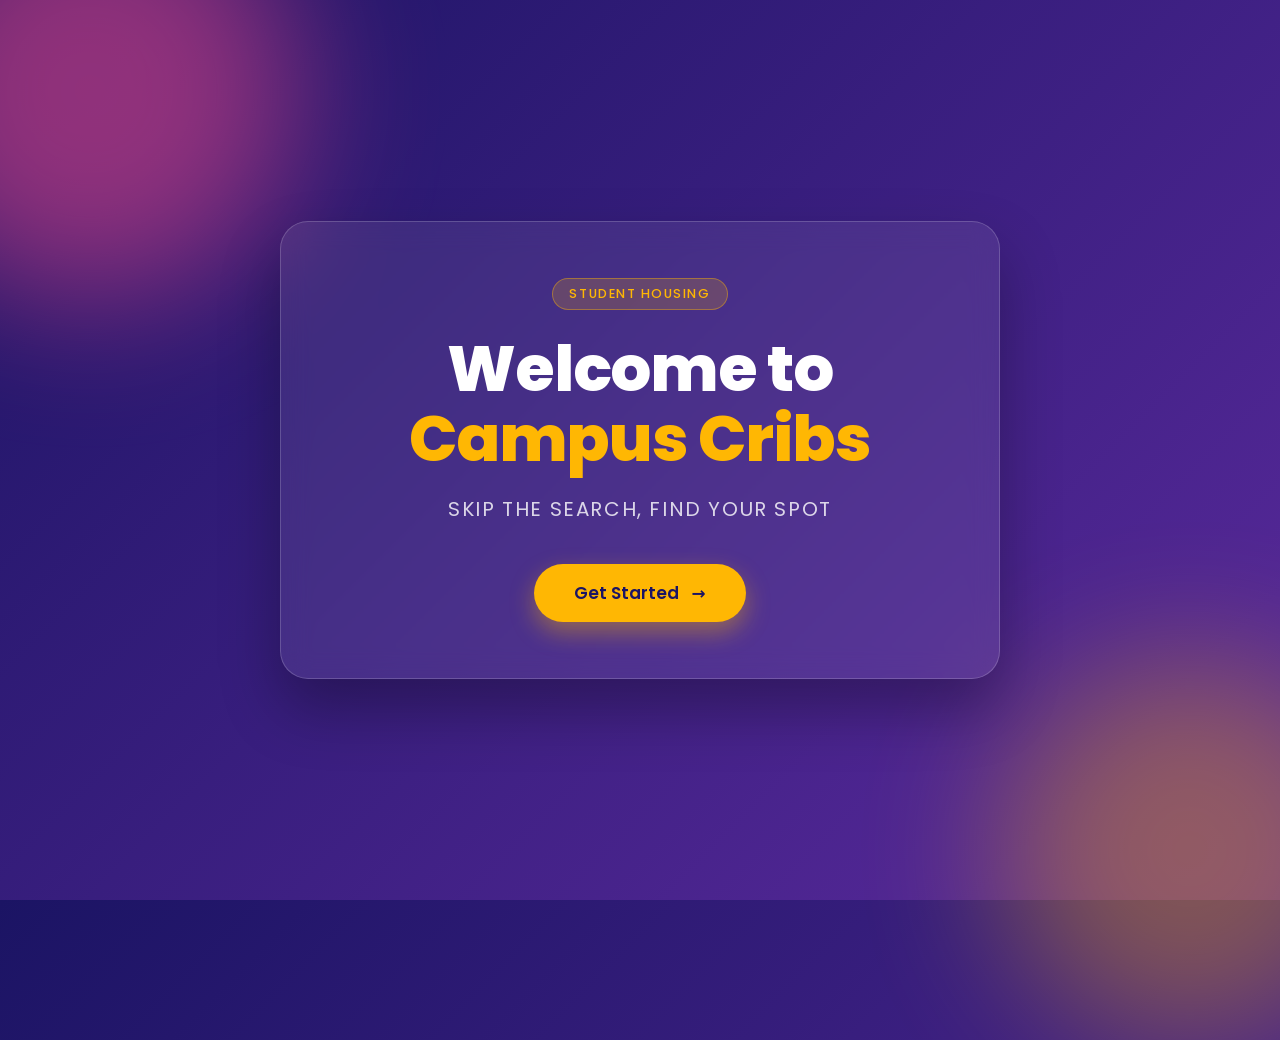
<file: index.html>
<!DOCTYPE html>
<html lang="en">
<head>
    <meta charset="UTF-8">
    <meta name="viewport" content="width=device-width, initial-scale=1.0">
    <title>Campus Cribs</title>
    <link rel="preconnect" href="https://fonts.googleapis.com">
    <link rel="preconnect" href="https://fonts.gstatic.com" crossorigin>
    <link href="https://fonts.googleapis.com/css2?family=Poppins:wght@400;500;600;800&display=swap" rel="stylesheet">
    <link rel="stylesheet" href="firstpage.css">    
</head>
<body>
    <main class="hero">
        <div class="badge">Student Housing</div>
        <h1>Welcome to <span>Campus Cribs</span></h1>
        <p class="tagline">Skip the search, find your spot</p>
        <a class="cta" href="accom.html">Get Started <span>&rarr;</span></a>
    </main>
</body>
</html>
</file>
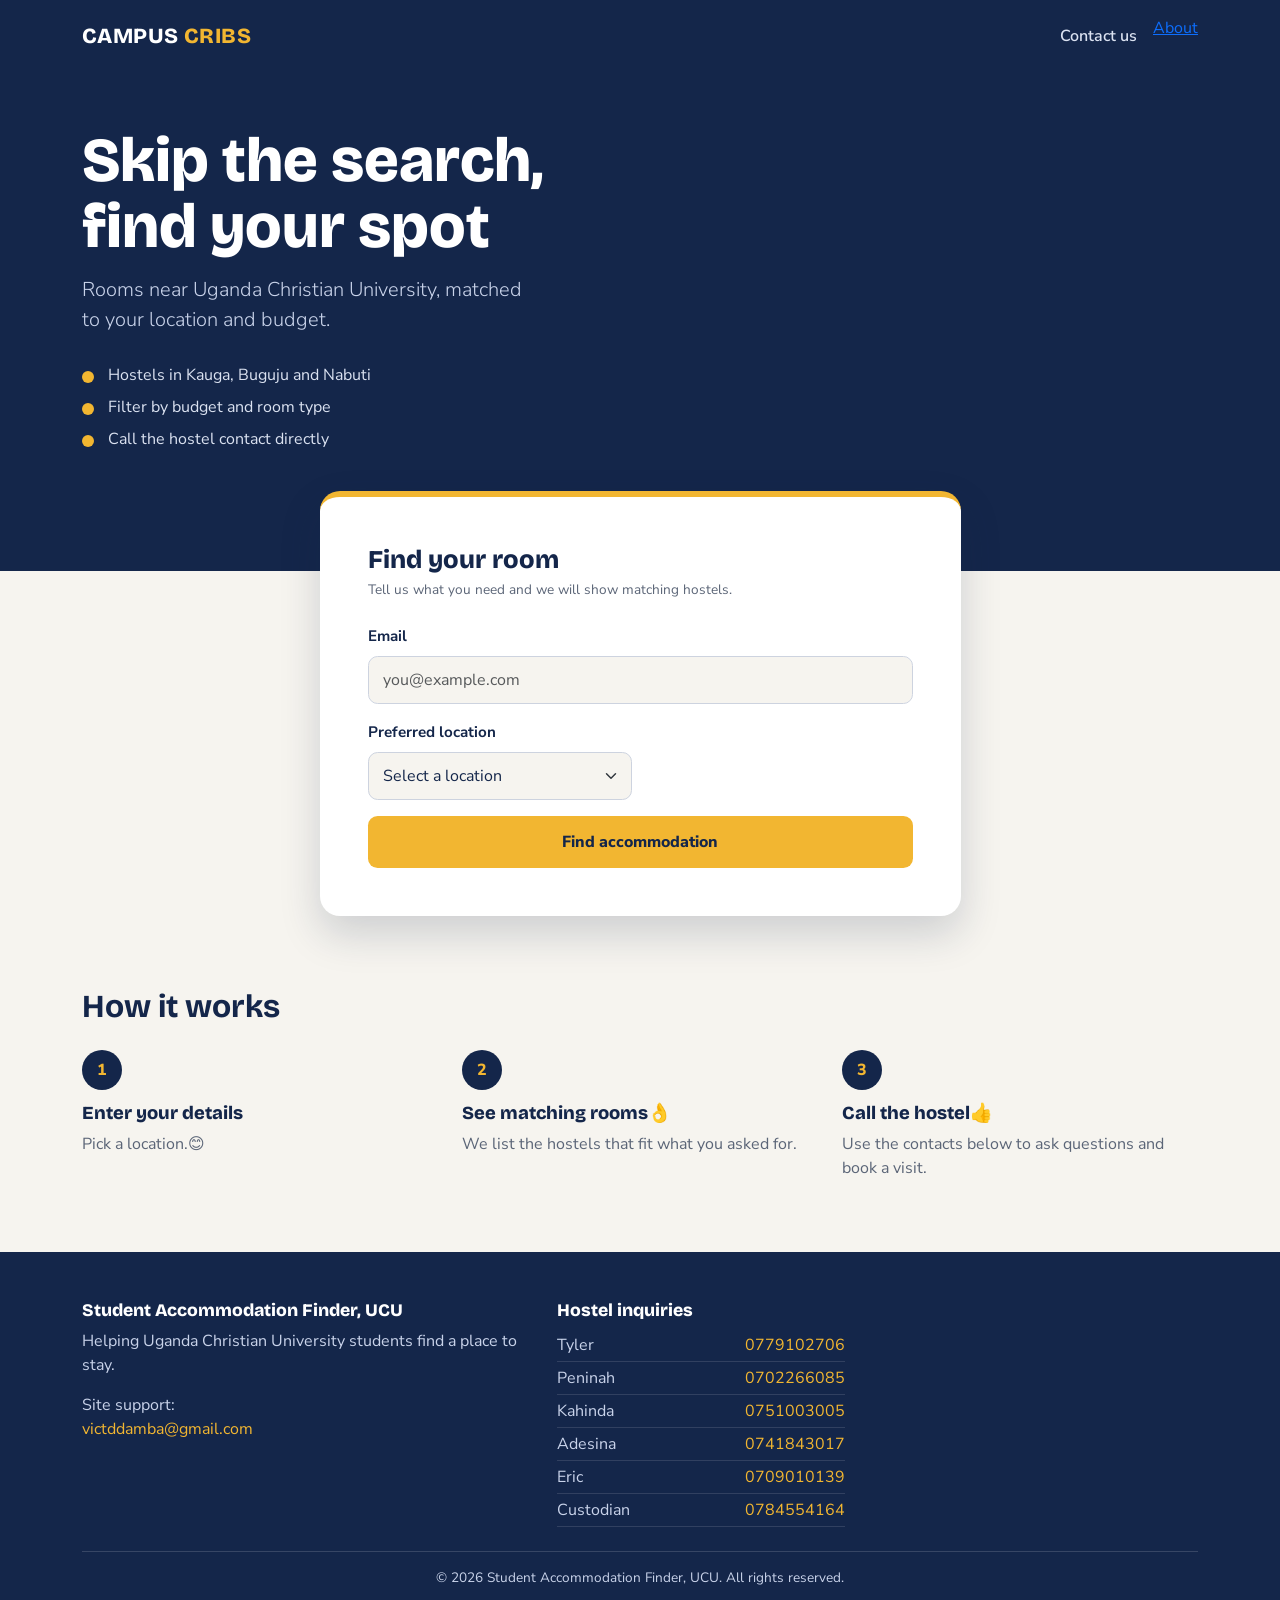
<file: accom.html>
<!DOCTYPE html>
<html lang="en">
<head>
  <meta charset="UTF-8">
  <meta name="viewport" content="width=device-width, initial-scale=1.0">
  <title>Campus Cribs | Student Accommodation Finder</title>

  <link rel="preconnect" href="https://fonts.googleapis.com">
  <link rel="preconnect" href="https://fonts.gstatic.com" crossorigin>
  <link href="https://fonts.googleapis.com/css2?family=Bricolage+Grotesque:wght@600;800&family=Nunito+Sans:wght@400;600;700&display=swap" rel="stylesheet">
  <link href="https://cdn.jsdelivr.net/npm/bootstrap@5.3.3/dist/css/bootstrap.min.css" rel="stylesheet">
  <link rel="stylesheet" href="accom.css">

</head>
<body>

  <!-- Top bar -->
  <nav class="topbar py-3">
    <div class="container d-flex flex-wrap justify-content-between align-items-center">
      <a class="brand" href="index.html">CAMPUS <span>CRIBS</span></a>
      <ul class="nav">
        <!-- <li class="nav-item"><a class="nav-link" href="index.html">Home</a></li> -->
        <a class="nav-link" href="#contacts">Contact us</a>
        <a href="#About">About</a>
      </ul>
    </div>
  </nav>

  <header class="hero">
    <div class="container">
      <h1>Skip the search, find your spot</h1>
      <p class="lead mt-3">Rooms near Uganda Christian University, matched to your location and budget.</p>
      <ul class="hero-points">
        <li>Hostels in Kauga, Buguju and Nabuti</li>
        <li>Filter by budget and room type</li>
        <li>Call the hostel contact directly</li>
      </ul>
    </div>
  </header>

  <!-- Finder form -->
  <main>
    <section class="container finder-wrap">
      <div class="row justify-content-center">
        <div class="col-lg-8 col-xl-7">
          <div class="card finder-card p-4 p-md-5">
            <h2 class="mb-1">Find your room</h2>
            <p class="hint mb-4">Tell us what you need and we will show matching hostels.</p>

            <form id="accomms" class="finder-form" action="results2.html" method="get">
              <div class="mb-3">
                <label for="email" class="form-label">Email</label>
                <input type="email" id="email" name="email" class="form-control" placeholder="you@example.com" required>
              </div>

              <div class="row g-3 mb-3">
                <div class="col-md-6">
                  <label for="location" class="form-label">Preferred location</label>
                  <select id="location" name="location" class="form-select" required>
                    <option value="">Select a location</option>
                    <option value="Kauga">Kauga</option>
                    <option value="Buguju">Buguju</option>
                    <option value="Nabuti">Nabuti</option>
                  </select>
                </div>
                <div class="col-md-6">
                  <!-- <label for="budget" class="form-label">Budget (UGX)</label> -->
                  <!-- <input type="number" id="budget" name="budget" class="form-control" min="0" step="1000" placeholder="e.g. 400000" required> -->
                </div>
              </div>
              <button type="submit" class="btn btn-find w-100">Find accommodation</button>
            </form>
          </div>
        </div>
      </div>
    </section>

    <!-- How it works -->
    <section class="container steps py-5 my-4">
      <h2 class="fw-bold mb-4">How it works</h2>
      <div class="row g-4">
        <div class="col-md-4">
          <span class="step-dot">1</span>
          <h3>Enter your details</h3>
          <p>Pick a location.😊</p>
        </div>
        <div class="col-md-4">
          <span class="step-dot">2</span>
          <h3>See matching rooms👌</h3>
          <p>We list the hostels that fit what you asked for.</p>
        </div>
        <div class="col-md-4">
          <span class="step-dot">3</span>
          <h3>Call the hostel👍</h3>
          <p>Use the contacts below to ask questions and book a visit.</p>
        </div>
      </div>
    </section>
  </main>

  <!-- Footer -->
  <footer class="pt-5">
    <div class="container">
      <div class="row g-4 pb-4">
        <div class="col-md-5">
          <h3>Student Accommodation Finder, UCU</h3>
          <p>Helping Uganda Christian University students find a place to stay.</p>
          <p class="mb-0">Site support:<br><a href="mailto:victddamba@gmail.com">victddamba@gmail.com</a></p>
        </div>
        <div class="col-md-7" id="contacts">
          <h3>Hostel inquiries</h3>
          <ul class="contact-list">
            <li><span>Tyler</span> <a href="tel:0779102706">0779102706</a></li>
            <li><span>Peninah</span> <a href="tel:0702266085">0702266085</a></li>
            <li><span>Kahinda</span> <a href="tel:0751003005">0751003005</a></li>
            <li><span>Adesina</span> <a href="tel:0741843017">0741843017</a></li>
            <li><span>Eric</span> <a href="tel:0709010139">0709010139</a></li>
            <li><span>Custodian</span> <a href="tel:0784554164">0784554164</a></li>
          </ul>
        </div>
      </div>
      <div class="legal py-3 text-center">&copy; 2026 Student Accommodation Finder, UCU. All rights reserved.</div>
    </div>
  </footer>

  <script src="https://cdn.jsdelivr.net/npm/bootstrap@5.3.3/dist/js/bootstrap.bundle.min.js"></script>
</body>
</html>
</file>
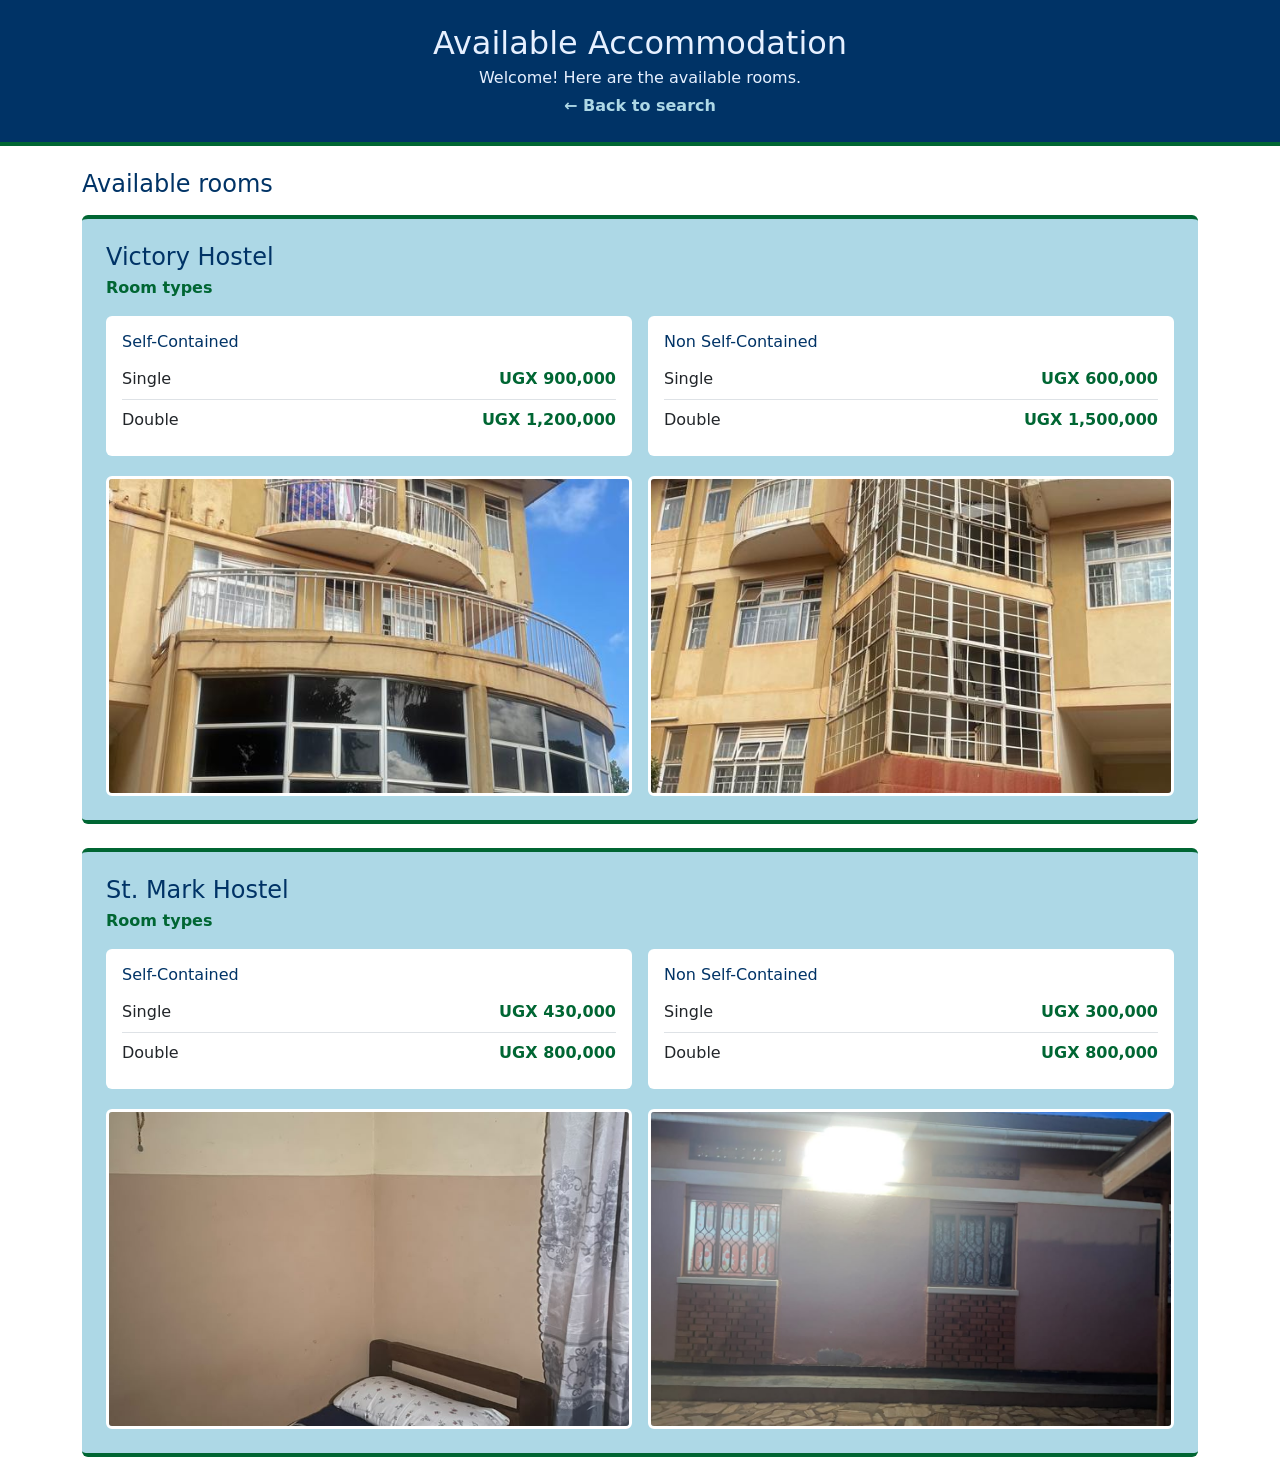
<file: results2.html>
<!DOCTYPE html>
<html lang="en">
<head>
  <meta charset="UTF-8">
  <meta name="viewport" content="width=device-width, initial-scale=1.0">
  <title>Available Accommodation</title>

  <!-- 1. Bootstrap CSS -->
  <link href="https://cdn.jsdelivr.net/npm/bootstrap@5.3.3/dist/css/bootstrap.min.css" rel="stylesheet">

  <!-- Your colors on top of Bootstrap -->
  <style>
    .bg-navy { background-color: #003366; color: #e6f0ff; border-bottom: 4px solid #006633; }
    .hostel-card { background-color: lightblue; color: #333; border-top: 4px solid #006633; border-bottom: 4px solid #006633; }
    .hostel-card h3, .room-box h4 { color: #003366; }
    .price { color: #006633; font-weight: 700; }
    .btn-green { background-color: #006633; color: #fff; font-weight: 700; }
    .btn-green:hover, .btn-green:focus { background-color: #004d26; color: #fff; }
    .site-link { color: lightblue; text-decoration: none; font-weight: 600; }
    .photo { height: 320px; width: 100%; object-fit: cover; }
  </style>
</head>
<body>

  <!-- Header -->
  <header class="bg-navy text-center py-4 px-3">
    <h1 class="h2 mb-1">Available Accommodation</h1>
    <p class="mb-1">Welcome! Here are the available rooms.</p>
    <a class="site-link" href="accom.html">&larr; Back to search</a>
  </header>

  <main class="container my-4">
    <h2 class="h4 mb-3" style="color:#003366;">Available rooms</h2>

    <!-- Hostel card -->
    <section class="hostel-card rounded p-3 p-md-4 mb-4">
      <h3 class="h4 mb-1">Victory Hostel</h3>
      <p class="fw-bold mb-3" style="color:#006633;">Room types</p>

      <div class="row g-3">
        <div class="col-md-6">
          <div class="room-box bg-white rounded p-3 h-100">
            <h4 class="h6 mb-2">Self-Contained</h4>
            <ul class="list-group list-group-flush">
              <li class="list-group-item d-flex justify-content-between px-0">
                <span>Single</span> <span class="price">UGX 900,000</span>
              </li>
              <li class="list-group-item d-flex justify-content-between px-0">
                <span>Double</span> <span class="price">UGX 1,200,000</span>
              </li>
            </ul>
          </div>
        </div>

        <div class="col-md-6">
          <div class="room-box bg-white rounded p-3 h-100">
            <h4 class="h6 mb-2">Non Self-Contained</h4>
            <ul class="list-group list-group-flush">
              <li class="list-group-item d-flex justify-content-between px-0">
                <span>Single</span> <span class="price">UGX 600,000</span>
              </li>
              <li class="list-group-item d-flex justify-content-between px-0">
                <span>Double</span> <span class="price">UGX 1,500,000</span>
              </li>
            </ul>
          </div>
        </div>
      </div>

      <!-- Photos -->
      <div class="row g-3 mt-1">
        <div class="col-sm-6">
          <img class="photo rounded border border-3 border-white" src="WhatsApp Image 2026-11-04 at 15.56.42.jpeg" alt="Victory Hostel room">
        </div>
        <div class="col-sm-6">
          <img class="photo rounded border border-3 border-white" src="WhatsApp Image 2026-11-04 at 15.56.42 (1).jpeg" alt="Victory Hostel room">
        </div>
      </div>
    </section>
        <!-- St. Mark Hostel card -->
    <section class="hostel-card rounded p-3 p-md-4 mb-4">
      <h3 class="h4 mb-1">St. Mark Hostel</h3>
      <p class="fw-bold mb-3" style="color:#006633;">Room types</p>

      <div class="row g-3">
        <div class="col-md-6">
          <div class="room-box bg-white rounded p-3 h-100">
            <h4 class="h6 mb-2">Self-Contained</h4>
            <ul class="list-group list-group-flush">
              <li class="list-group-item d-flex justify-content-between px-0">
                <span>Single</span> <span class="price">UGX 430,000</span>
              </li>
              <li class="list-group-item d-flex justify-content-between px-0">
                <span>Double</span> <span class="price">UGX 800,000</span>
              </li>
            </ul>
          </div>
        </div>

        <div class="col-md-6">
          <div class="room-box bg-white rounded p-3 h-100">
            <h4 class="h6 mb-2">Non Self-Contained</h4>
            <ul class="list-group list-group-flush">
              <li class="list-group-item d-flex justify-content-between px-0">
                <span>Single</span> <span class="price">UGX 300,000</span>
              </li>
              <li class="list-group-item d-flex justify-content-between px-0">
                <span>Double</span> <span class="price">UGX 800,000</span>
              </li>
            </ul>
          </div>
        </div>
      </div>

      <!-- Photos -->
      <div class="row g-3 mt-1">
        <div class="col-sm-6">
          <img class="photo rounded border border-3 border-white" src="WhatsApp Image 2026-11-12 at 09.30.01.jpeg" alt="St. Mark Hostel room">
        </div>
        <div class="col-sm-6">
          <img class="photo rounded border border-3 border-white" src="WhatsApp Image 2026-11-12 at 09.30.00.jpeg" alt="St. Mark Hostel room">
        </div>
      </div>
    </section>

    <!-- <a class="btn btn-green px-4 py-2" href="accomm.html">Search again</a> -->
  </main>

  <!-- 2. Bootstrap JS -->
  <script src="https://cdn.jsdelivr.net/npm/bootstrap@5.3.3/dist/js/bootstrap.bundle.min.js"></script>
</body>
</html>
</file>
<file: firstpage.css>
:root {
            --bg-1: #1b1464;
            --bg-2: #5b2a9d;
            --accent: #ffb703;
            --accent-dark: #e09f00;
            --text: #ffffff;
            --muted: rgba(255, 255, 255, 0.8);
        }

        * { margin: 0; padding: 0; box-sizing: border-box; }

        body {
            font-family: 'Poppins', system-ui, -apple-system, 'Segoe UI', sans-serif;
            min-height: 100vh;
            display: flex;
            align-items: center;
            justify-content: center;
            text-align: center;
            color: var(--text);
            background: linear-gradient(135deg, var(--bg-1), var(--bg-2));
            overflow: hidden;
            position: relative;
            padding: 24px;
        }

        /* Decorative blurred shapes */
        body::before,
        body::after {
            content: "";
            position: absolute;
            border-radius: 50%;
            filter: blur(70px);
            opacity: 0.5;
            z-index: 0;
        }
        body::before {
            width: 420px; height: 420px;
            background: #ff4d8d;
            top: -120px; left: -120px;
        }
        body::after {
            width: 380px; height: 380px;
            background: var(--accent);
            bottom: -140px; right: -100px;
            opacity: 0.35;
        }

        .hero {
            position: relative;
            z-index: 1;
            max-width: 720px;
            padding: 56px 40px;
            background: rgba(255, 255, 255, 0.08);
            border: 1px solid rgba(255, 255, 255, 0.18);
            border-radius: 28px;
            backdrop-filter: blur(14px);
            -webkit-backdrop-filter: blur(14px);
            box-shadow: 0 30px 60px rgba(0, 0, 0, 0.3);
            animation: rise 0.8s ease both;
        }

        .badge {
            display: inline-block;
            font-size: 0.8rem;
            font-weight: 500;
            letter-spacing: 0.12em;
            text-transform: uppercase;
            padding: 6px 16px;
            margin-bottom: 24px;
            border-radius: 999px;
            background: rgba(255, 183, 3, 0.18);
            color: var(--accent);
            border: 1px solid rgba(255, 183, 3, 0.4);
        }

        h1 {
            font-size: clamp(2.2rem, 6vw, 4rem);
            font-weight: 800;
            line-height: 1.1;
            letter-spacing: -0.02em;
        }

        h1 span { color: var(--accent); }

        .tagline {
            margin-top: 20px;
            font-size: clamp(1rem, 2.5vw, 1.25rem);
            font-weight: 400;
            letter-spacing: 0.08em;
            text-transform: uppercase;
            color: var(--muted);
        }

        .cta {
            display: inline-block;
            margin-top: 40px;
            padding: 16px 40px;
            font-family: inherit;
            font-size: 1.05rem;
            font-weight: 600;
            color: #1b1464;
            text-decoration: none;
            background: var(--accent);
            border-radius: 999px;
            box-shadow: 0 10px 25px rgba(255, 183, 3, 0.4);
            transition: transform 0.2s ease, box-shadow 0.2s ease, background 0.2s ease;
        }

        .cta:hover {
            background: var(--accent-dark);
            transform: translateY(-3px);
            box-shadow: 0 14px 30px rgba(255, 183, 3, 0.5);
        }

        .cta:focus-visible {
            outline: 3px solid #fff;
            outline-offset: 4px;
        }

        .cta span { margin-left: 8px; display: inline-block; transition: transform 0.2s ease; }
        .cta:hover span { transform: translateX(4px); }
</file>
<file: accom.css>
:root {
      --ink: #14264a;
      --gold: #f2b631;
      --gold-deep: #d99a0b;
      --paper: #f6f4ef;
      --white: #ffffff;
      --muted: #5b6577;
      --bs-body-font-family: "Nunito Sans", system-ui, -apple-system, "Segoe UI", sans-serif;
      --bs-body-bg: var(--paper);
      --bs-body-color: var(--ink);
    }
    h1, h2, h3, .brand { font-family: "Bricolage Grotesque", "Trebuchet MS", sans-serif; }

    /* Top bar */
    .topbar { background: var(--ink); }
    .brand { color: var(--white); font-weight: 800; font-size: 1.35rem; text-decoration: none; letter-spacing: .02em; }
    .brand span { color: var(--gold); }
    .topbar .nav-link { color: #dbe2f1; font-weight: 600; }
    .topbar .nav-link:hover, .topbar .nav-link:focus { color: var(--gold); }

    /* Hero */
    .hero { background: var(--ink); color: var(--white); padding: 3.5rem 0 7rem; }
    .hero h1 { font-weight: 800; font-size: clamp(2.3rem, 5.5vw, 3.9rem); line-height: 1.05; max-width: 14ch; }
    .hero p.lead { color: #c9d3ea; max-width: 38ch; }
    .hero-points { list-style: none; padding: 0; margin: 1.75rem 0 0; color: #dbe2f1; }
    .hero-points li { padding-left: 1.6rem; position: relative; margin-bottom: .5rem; }
    .hero-points li::before {
      content: ""; position: absolute; left: 0; top: .5em; width: .75rem; height: .75rem;
      border-radius: 50%; background: var(--gold);
    }

    /* Finder card overlaps the hero */
    .finder-wrap { margin-top: -5rem; }
    .finder-card {
      background: var(--white); border: 0; border-radius: 1.25rem;
      box-shadow: 0 18px 40px rgba(20, 38, 74, .18);
      border-top: 6px solid var(--gold);
    }
    .finder-card h2 { font-weight: 800; font-size: 1.6rem; }
    .form-label { font-weight: 700; font-size: .95rem; }
    .form-control, .form-select { padding: .7rem .9rem; border-color: #cdd3df; border-radius: .6rem; }
    .form-control:focus, .form-select:focus {
      border-color: var(--ink); box-shadow: 0 0 0 .25rem rgba(242, 182, 49, .45);
    }
    .btn-find {
      background: var(--gold); color: var(--ink); font-weight: 800; border: 0;
      padding: .85rem 1.5rem; border-radius: .6rem;
    }
    .btn-find:hover, .btn-find:focus { background: var(--gold-deep); color: var(--ink); }
    .hint { color: var(--muted); font-size: .85rem; }

    /* How it works */
    .steps h3 { font-size: 1.15rem; font-weight: 800; }
    .steps p { color: var(--muted); margin: 0; }
    .step-dot {
      width: 2.5rem; height: 2.5rem; border-radius: 50%; background: var(--ink); color: var(--gold);
      display: inline-flex; align-items: center; justify-content: center; font-weight: 800; margin-bottom: .75rem;
    }

    /* Footer */
    footer { background: var(--ink); color: #c9d3ea; }
    footer h3 { color: var(--white); font-size: 1.1rem; font-weight: 800; }
    footer a { color: var(--gold); text-decoration: none; }
    footer a:hover { text-decoration: underline; }
    .contact-list { list-style: none; padding: 0; margin: 0; }
    .contact-list li { display: flex; justify-content: space-between; max-width: 18rem; padding: .25rem 0; border-bottom: 1px solid rgba(255,255,255,.12); }
    .legal { border-top: 1px solid rgba(255,255,255,.15); font-size: .85rem; }
</file>
